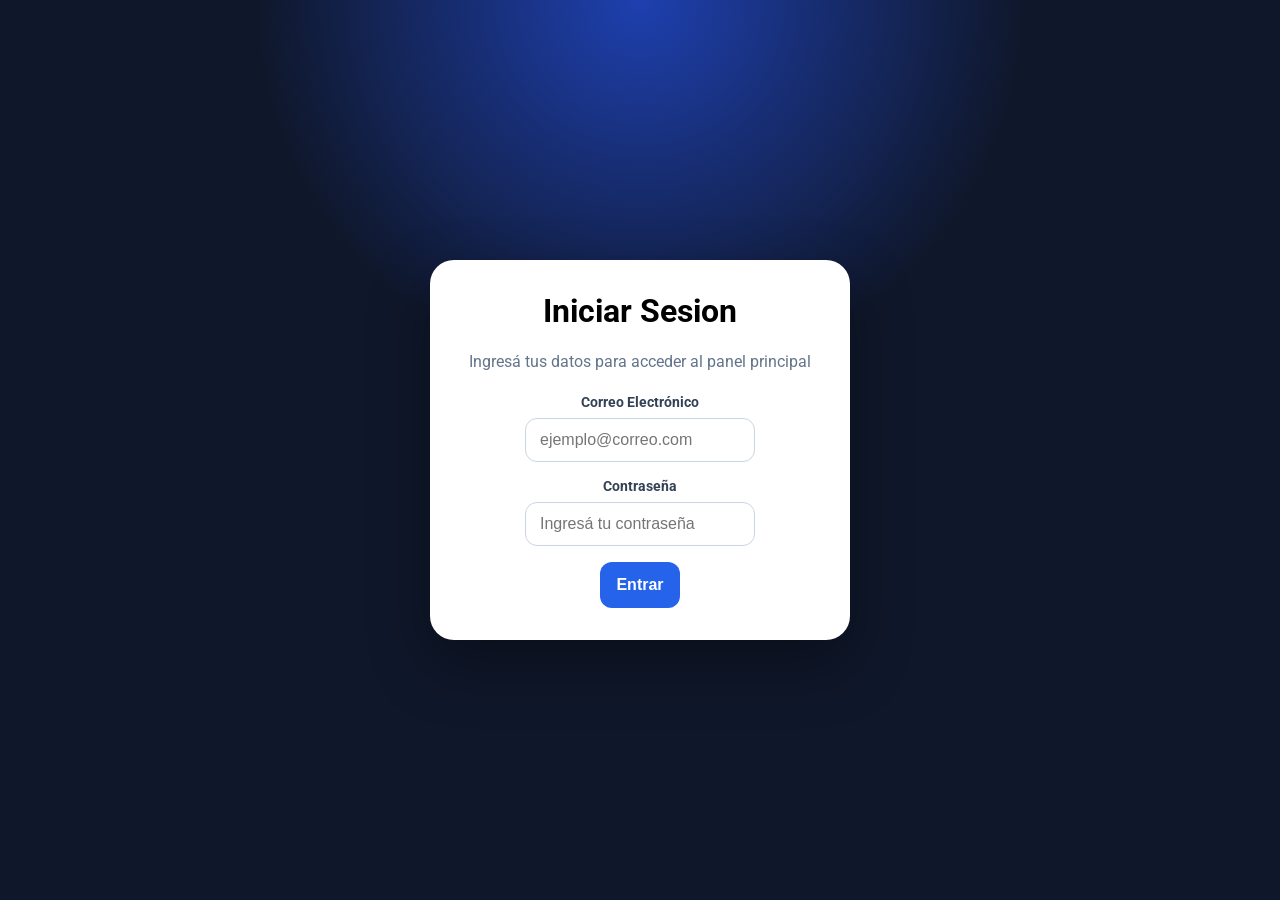
<file: index.html>
<!DOCTYPE html>
<html lang="es">
<head>
    <meta charset="UTF-8">
    <meta name="viewport" content="width=device-width, initial-scale=1.0">
    <title>Login Page</title>
    <link rel="stylesheet" href="./style.css">
</head>
<body>
    <main class="login-page">
        <section class="login-card">
            <h1>Iniciar Sesion</h1>
            <p class="login-description">
                Ingresá tus datos para acceder al panel principal
            </p>
            <form class="login-form" id="loginForm">
                <div class="form-group">
                    <label for="email">Correo Electrónico</label>
                    <input
                        id="email"
                        name="email"
                        type="email"
                        placeholder="ejemplo@correo.com"
                        required
                    >
                </div>
                <div class="form-group">
                    <label for="password">Contraseña</label>
                    <input
                        id="password"
                        name="password"
                        type="password"
                        placeholder="Ingresá tu contraseña"
                        required
                    >
                </div>
                <button type="submit">
                    Entrar
                </button>
            </form>
        </section>
    </main>
    <script src="./app.js"></script>
</body>
</html>
</file>
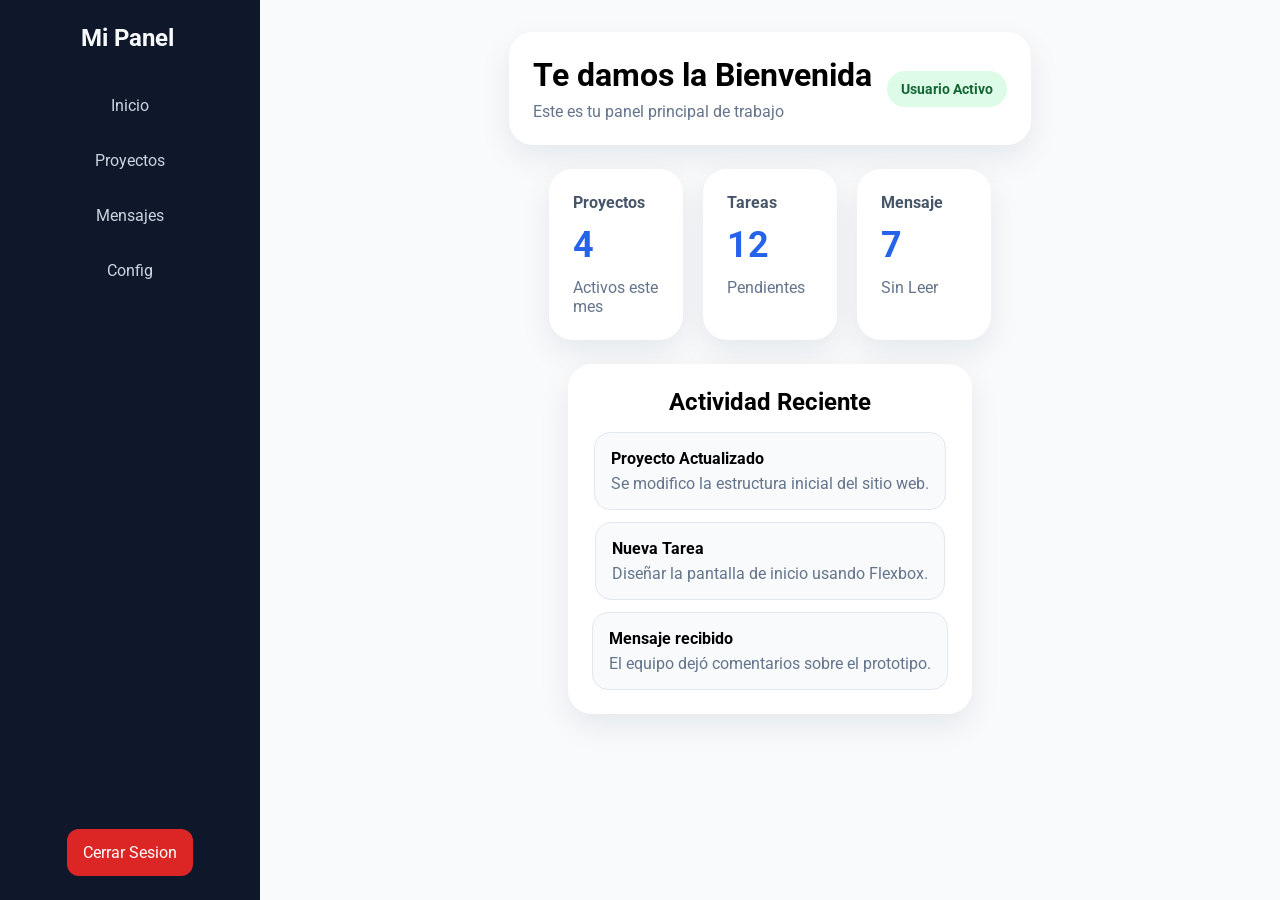
<file: dashboard.html>
<!DOCTYPE html>
<html lang="es">
<head>
    <meta charset="UTF-8">
    <meta name="viewport" content="width=device-width, initial-scale=1.0">
    <title>Dashboard | Panel Principal</title>
    <link rel="stylesheet" href="style.css">
</head>
<body>
    <main class="dashboard-page">
        <aside class="sidebar">
            <div>
                <h2>Mi Panel</h2>
                <nav class="menu">
                    <a href="#">Inicio</a>
                    <a href="#">Proyectos</a>
                    <a href="#">Mensajes</a>
                    <a href="#">Config</a>
                </nav>
            </div>
            <a class="logout-link" href="index.html">
                Cerrar Sesion
            </a>
        </aside>
        <section class="dashboard-content">

            <header class="dashboard-header">
                <div>
                    <h1>Te damos la Bienvenida</h1>
                    <p>Este es tu panel principal de trabajo</p>
                </div>
                <span class="user-badge">
                    Usuario Activo
                </span>
            </header>

            <section class="summary-cards">

                <article class="summary-card">
                    <h3>Proyectos</h3>
                    <p class="summary-number">4</p>
                    <span>Activos este mes</span>
                </article>

                <article class="summary-card">
                    <h3>Tareas</h3>
                    <p class="summary-number">12</p>
                    <span>Pendientes</span>
                </article>

                <article class="summary-card">
                    <h3>Mensaje</h3>
                    <p class="summary-number">7</p>
                    <span>Sin Leer</span>
                </article>

            </section>

            <section class="activity-panel">
                <h2>Actividad Reciente</h2>
                <div class="activity-list">
                    <article class="activity-item">
                        <strong>Proyecto Actualizado</strong>
                        <p>Se modifico la estructura inicial del sitio web.</p>
                    </article>

                    <article class="activity-item">
                        <strong>Nueva Tarea</strong>
                        <p>Diseñar la pantalla de inicio usando Flexbox.</p>
                    </article>

                    <article class="activity-item">
                        <strong>Mensaje recibido</strong>
                        <p>El equipo dejó comentarios sobre el prototipo.</p>
                    </article>
                </div>

            </section>

        </section>
    </main>
</body>
</html>
</file>
<file: style.css>
@import url('https://fonts.googleapis.com/css2?family=Roboto:ital,wght@0,100..900;1,100..900&display=swap');

* {
    margin: 0 auto;
    box-sizing: border-box;
}

body {
    font-family: "Roboto", sans-serif;
    background: #0f172a;
}

.login-page {
    min-height: 100vh;

    display: flex;
    justify-content: center;
    align-items: center;

    padding: 24px;

    background: radial-gradient(circle at top, #1e40af, transparent 35%);
}

.login-card {
    width: 100%;
    max-width: 420px;

    padding: 32px;
    
    background: #fff;

    border-radius: 24px;

    box-shadow: 0 24px 60px rgba(0, 0, 0, 0.35);

    display: flex;
    flex-direction: column;
    gap: 20px;
}

.login-card h1 {
    font-size: 32px;
    text-align: center;
}

.login-description {
    color: #64748b;
    text-align: center;
    line-height: 1.5;
}

.login-form {
    display: flex;
    flex-direction: column;
    gap: 16px;
}

.form-group {
    display: flex;
    flex-direction: column;
    gap: 8px;
}

label {
    font-size: 14px;
    font-weight: bold;
    color: #334155;
}

input {
    width: 100%;
    padding: 12px 14px;
    border: 1px solid #cbd5e1;
    border-radius: 12px;

    font-size: 16px;
}

input:focus {
    outline: none;
    border-color: #2563eb;
    box-shadow: 0 0 0 4px rgba(37, 99, 235, 0.15);
}

button {
    padding: 14px 16px;

    border: none;
    border-radius: 12px;

    background: #2563eb;
    color: #ffffff;

    font-size: 16px;
    font-weight: bold;

    cursor: pointer;

    transition: 
        background 0.2s ease,
        transform 0.2s ease;
}

button:hover {
    background: #1d4ed8;

    transform: translateY(-2px);
}

button:active {
    transform: scale(0.98);
}

/* ==============================
   DASHBOARD
   ==============================*/

.dashboard-page {
    min-height: 100vh;

    display: flex;

    background: #f8fafc;
}

.sidebar {
    width: 260px;
    padding: 24px;
    background: #0f172a;
    color: #f8fafc;
    display: flex;
    flex-direction: column;
    justify-content: space-between;
}

.sidebar h2 {
    margin-bottom: 32px;
    font-size: 24px;
}

.menu {
    display: flex;
    flex-direction: column;
    gap: 12px;
}

.menu a {
    padding: 12px 14px;
    text-decoration: none;
    color: #cbd5e1;

    border-radius: 12px;

    transition: 
        color 0.2s ease,
        background 0.2s ease;
}

.menu a:hover {
    color: #ffffff;
    background: rgba(148, 163, 184, 0.16);
}

.logout-link {
    padding: 14px 16px;
    background: #dc2626;
    color: #ffffff;
    text-decoration: none;
    border-radius: 12px;

    transition:
        background 0.2s ease,
        transform 0.2s ease;
}

.logout-link:hover {
    background: rgba(148, 163, 184, 0.16);
    transform: translateY(-2px);
}

.dashboard-content {
    flex: 1;
    padding: 32px;
    display: flex;
    flex-direction: column;
    gap: 24px;
}

.dashboard-header {
    padding: 24px;

    background: #ffffff;

    box-shadow: 0 12px 32px rgba(15, 23, 42, 0.08);

    border-radius: 24px;

    display: flex;
    justify-content: space-between;
    align-items: center;
    gap: 15px;
}

.dashboard-header h1 {
    font-size: 32px;
    margin-bottom: 8px;
}

.dashboard-header p {
    color: #64748b;
}

.user-badge {
    padding: 10px 14px;
    background: #dcfce7;
    color: #166534;

    border-radius: 999px;

    font-size: 14px;
    font-weight: bold;
    white-space: nowrap;
}

.summary-cards {
    display: flex;
    gap: 20px;
}

.summary-card {
    flex: 1;

    padding: 24px;

    background: #ffffff;

    border-radius: 24px;

    box-shadow: 0 12px 32px rgba(15, 23, 42, 0.08);
}

.summary-card h3 {
    color: #475569;
    font-size: 16px;
}

.summary-number {
    margin: 12px 0;
    font-size: 36px;
    font-weight: bold;
    color: #2563eb
}

.summary-card span {
    color: #64748b;
    font-size: 16px;
}

.activity-panel {
    padding: 24px;

    background: #ffffff;

    border-radius: 24px;

    box-shadow: 0 12px 32px rgba(15, 23, 42, 0.08);

    display: flex;
    flex-direction: column;
    gap: 16px;
}

.activity-list {
    display: flex;
    flex-direction: column;
    gap: 12px;
}

.activity-item {
    padding: 16px;
    background: #f8fafc;
    border: 1px solid #e2e8f0;
    border-radius: 16px;
}

.activity-item p {
    margin-top: 6px;

    color: #64748b;
}
</file>
